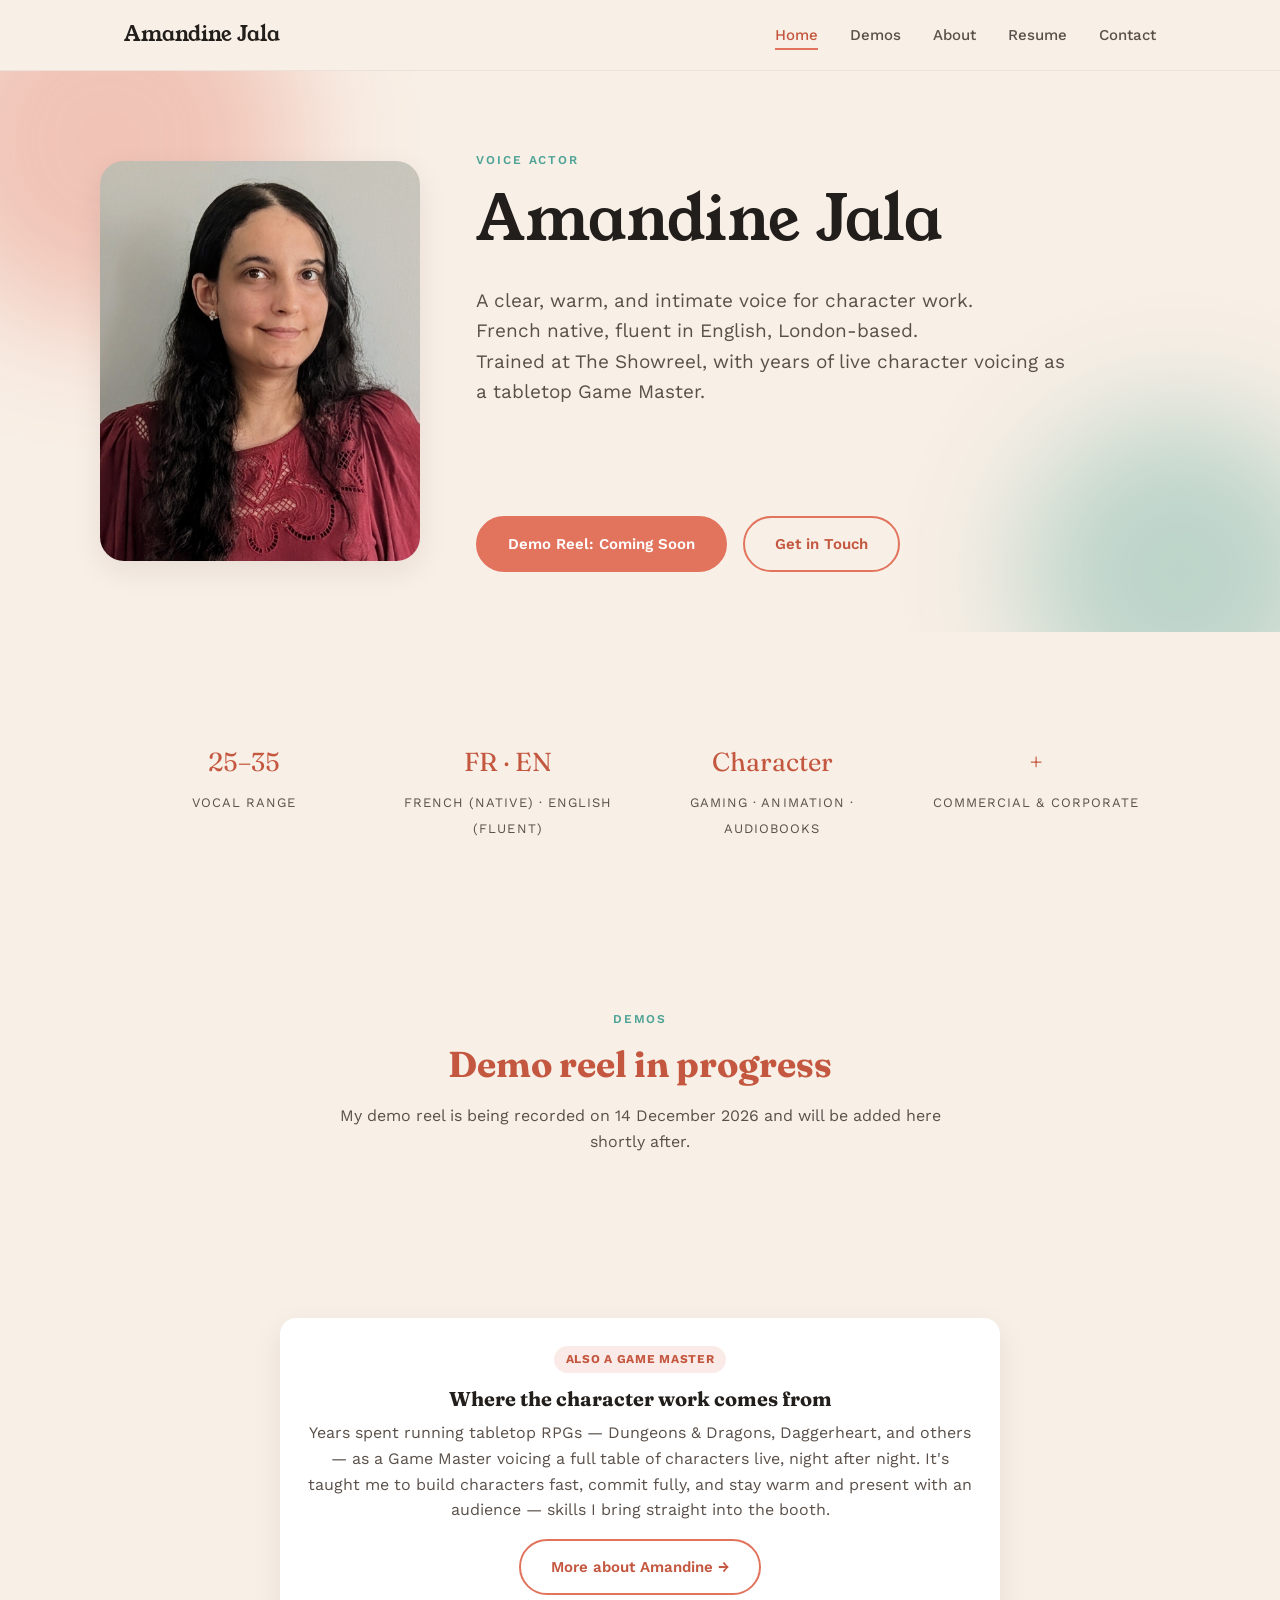
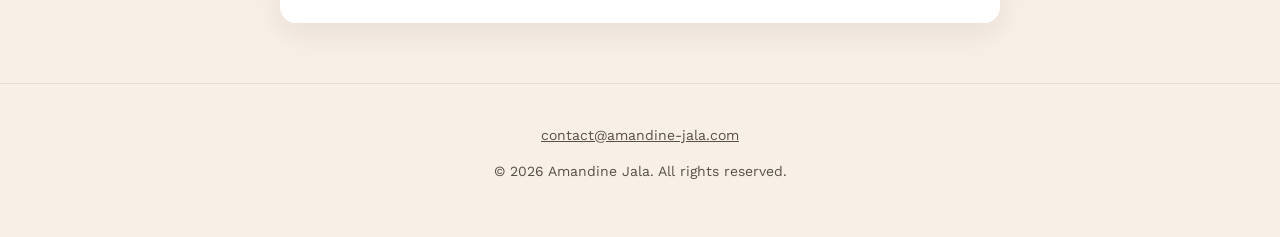
<file: index.html>
<!DOCTYPE html>
<html lang="en">
<head>
<meta charset="UTF-8">
<meta name="viewport" content="width=device-width, initial-scale=1.0">
<title>Amandine Jala — Voice Actor</title>
<meta name="description" content="Amandine Jala is a London-based French voice actor with a clear, warm, intimate, youthful voice, focused on character work and trained at The Showreel.">
<link rel="icon" type="image/svg+xml" href="favicon.svg">
<link rel="stylesheet" href="style.css">
</head>
<body>

<header class="site-header">
  <nav class="nav">
    <a href="index.html" class="nav-logo">Amandine Jala</a>
    <button class="nav-toggle" data-nav-toggle aria-label="Toggle menu">
      <span></span><span></span><span></span>
    </button>
    <ul class="nav-links">
      <li><a href="index.html" aria-current="page">Home</a></li>
      <li><a href="demos.html">Demos</a></li>
      <li><a href="about.html">About</a></li>
      <li><a href="resume.html">Resume</a></li>
      <li><a href="contact.html">Contact</a></li>
    </ul>
  </nav>
</header>

<header class="hero hero-split">
  <div class="hero-inner">
    <img class="headshot" src="headshot.jpg" alt="Amandine Jala">

    <div>
      <span class="eyebrow">Voice Actor</span>
      <h1 class="wordmark">Amandine Jala</h1>
      <p class="tagline">A clear, warm, and intimate voice for character work.<br>French native, fluent in English, London-based.<br>Trained at The Showreel, with years of live character voicing as a tabletop Game Master.</p>

      <div class="waveform" aria-hidden="true">
        <span style="--i:0"></span><span style="--i:1"></span><span style="--i:2"></span>
        <span style="--i:3"></span><span style="--i:4"></span><span style="--i:5"></span>
        <span style="--i:6"></span><span style="--i:7"></span><span style="--i:8"></span>
        <span style="--i:9"></span><span style="--i:10"></span><span style="--i:11"></span>
        <span style="--i:12"></span><span style="--i:13"></span><span style="--i:14"></span>
      </div>

      <div class="btn-row">
        <a href="demos.html" class="btn">Demo Reel: Coming Soon</a>
        <a href="contact.html" class="btn outline">Get in Touch</a>
      </div>
    </div>
  </div>
</header>

<main class="container">

  <section class="reveal">
    <div class="stats">
      <div class="stat">
        <span class="value">25–35</span>
        <span class="label">Vocal Range</span>
      </div>
      <div class="stat">
        <span class="value">FR · EN</span>
        <span class="label">French (Native) · English (Fluent)</span>
      </div>
      <div class="stat">
        <span class="value">Character</span>
        <span class="label">Gaming · Animation · Audiobooks</span>
      </div>
      <div class="stat">
        <span class="value">+</span>
        <span class="label">Commercial &amp; Corporate</span>
      </div>
    </div>
  </section>

  <section class="reveal">
    <div class="section-intro">
      <span class="eyebrow">Demos</span>
      <h2>Demo reel in progress</h2>
      <p>My demo reel is being recorded on 14 December 2026 and will be added here shortly after.</p>
    </div>
    <!--
      Featured demo players are commented out until the demo reel is ready. To restore:
      replace the placeholder audio URLs with your real hosted file URLs (same as
      demos.html), then remove the comment markers around the cards below and the
      "in progress" text above.
    <div class="cards">
      <div class="card">
        <span class="tag">Character</span>
        <h3>Gaming, Animation &amp; Books</h3>
        <p>Bringing characters to life with range and commitment — informed by years of live tabletop performance.</p>
        <div class="player">
          <audio src="https://your-audio-host.example.com/demos/character-gaming-reel.mp3" preload="none"></audio>
          <button class="play-btn" aria-label="Play">▶</button>
          <div class="track"><div class="fill"></div></div>
          <span class="time">0:00</span>
        </div>
        <p style="margin-top: 16px;"><a href="demos.html#character" class="go">More character demos →</a></p>
      </div>
      <div class="card">
        <span class="tag">Commercial</span>
        <h3>Ads &amp; Brand Voice</h3>
        <p>Warm, clear, conversational reads that connect with an audience.</p>
        <div class="player">
          <audio src="https://your-audio-host.example.com/demos/commercial-reel.mp3" preload="none"></audio>
          <button class="play-btn" aria-label="Play">▶</button>
          <div class="track"><div class="fill"></div></div>
          <span class="time">0:00</span>
        </div>
        <p style="margin-top: 16px;"><a href="demos.html#commercial" class="go">More commercial demos →</a></p>
      </div>
      <div class="card">
        <span class="tag">Corporate</span>
        <h3>Training &amp; eLearning</h3>
        <p>Polished, trustworthy narration for corporate and training content.</p>
        <div class="player">
          <audio src="https://your-audio-host.example.com/demos/corporate-reel.mp3" preload="none"></audio>
          <button class="play-btn" aria-label="Play">▶</button>
          <div class="track"><div class="fill"></div></div>
          <span class="time">0:00</span>
        </div>
        <p style="margin-top: 16px;"><a href="demos.html#corporate" class="go">More corporate demos →</a></p>
      </div>
    </div>
    -->
  </section>

  <section class="reveal">
    <div class="card" style="max-width: 720px; margin: 0 auto; text-align: center;">
      <span class="tag" style="align-self: center;">Also a Game Master</span>
      <h3>Where the character work comes from</h3>
      <p>Years spent running tabletop RPGs — Dungeons &amp; Dragons, Daggerheart, and others — as a Game Master voicing a full table of characters live, night after night. It's taught me to build characters fast, commit fully, and stay warm and present with an audience — skills I bring straight into the booth.</p>
      <a href="about.html" style="align-self: center;" class="btn outline">More about Amandine →</a>
    </div>
  </section>

</main>

<footer class="site-footer">
  <div class="container">
    <p><a href="mailto:contact@amandine-jala.com">contact@amandine-jala.com</a></p>
    <p>&copy; <span data-year></span> Amandine Jala. All rights reserved.</p>
  </div>
</footer>

<script src="script.js"></script>
</body>
</html>
</file>
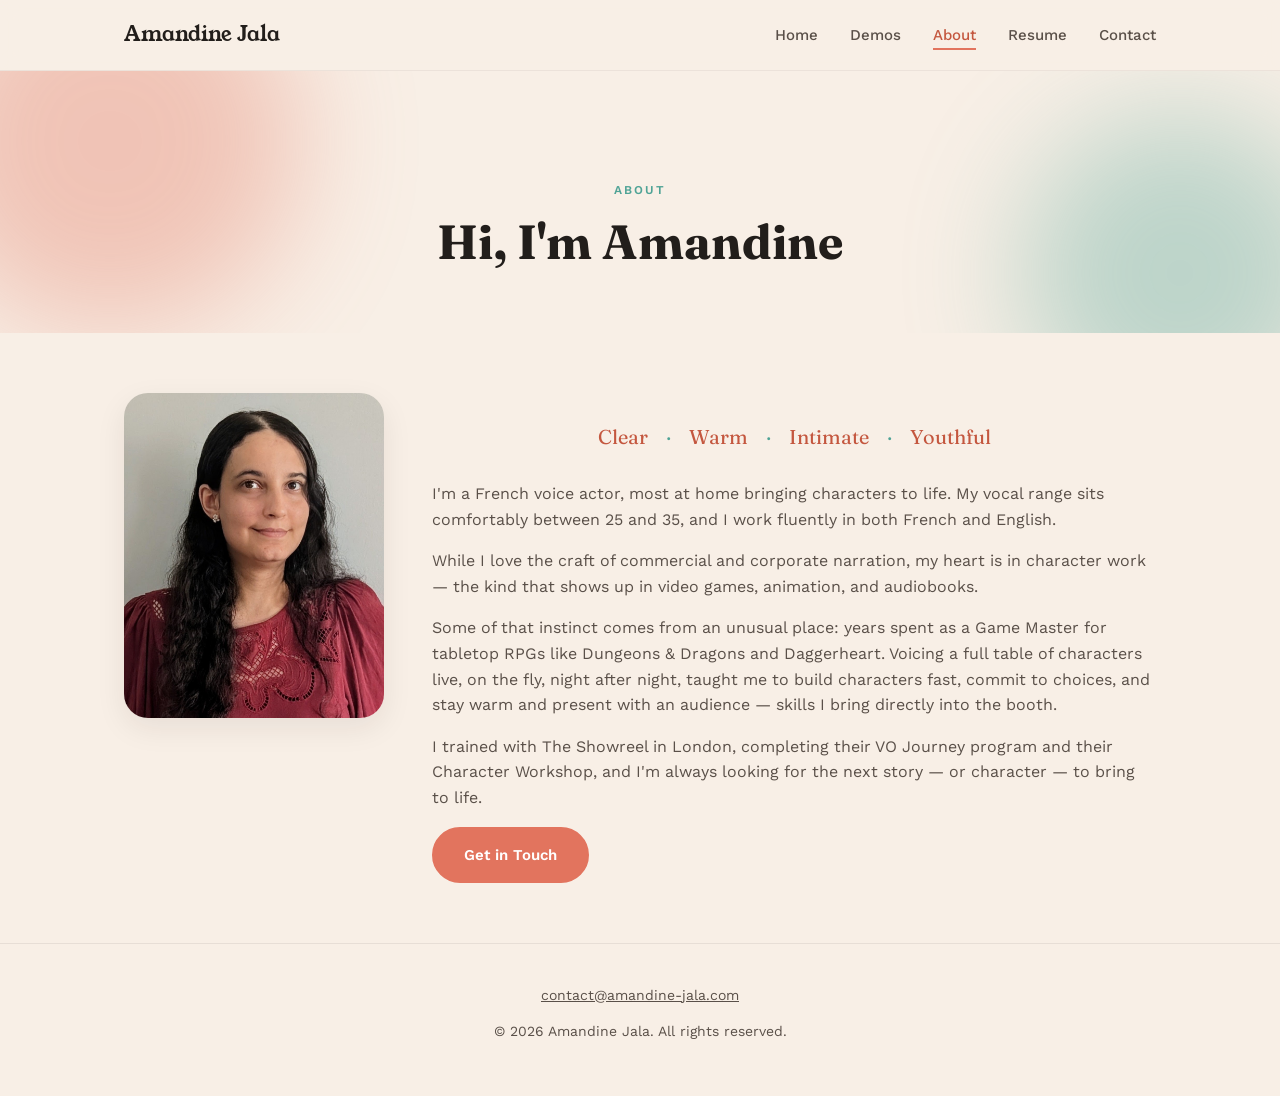
<file: about.html>
<!DOCTYPE html>
<html lang="en">
<head>
<meta charset="UTF-8">
<meta name="viewport" content="width=device-width, initial-scale=1.0">
<title>About — Amandine Jala</title>
<meta name="description" content="Amandine Jala is a London-based French voice actor with a clear, warm, intimate, youthful voice, focused on character work.">
<link rel="icon" type="image/svg+xml" href="favicon.svg">
<link rel="stylesheet" href="style.css">
</head>
<body>

<header class="site-header">
  <nav class="nav">
    <a href="index.html" class="nav-logo">Amandine Jala</a>
    <button class="nav-toggle" data-nav-toggle aria-label="Toggle menu">
      <span></span><span></span><span></span>
    </button>
    <ul class="nav-links">
      <li><a href="index.html">Home</a></li>
      <li><a href="demos.html">Demos</a></li>
      <li><a href="about.html" aria-current="page">About</a></li>
      <li><a href="resume.html">Resume</a></li>
      <li><a href="contact.html">Contact</a></li>
    </ul>
  </nav>
</header>

<header class="hero" style="padding-bottom: 40px;">
  <span class="eyebrow">About</span>
  <h1 style="font-size: clamp(32px, 5vw, 48px);">Hi, I'm Amandine</h1>
</header>

<main class="container">
  <section class="reveal">
    <div class="about-grid">
      <img class="headshot" src="headshot.jpg" alt="Amandine Jala">

      <div>
        <div class="word-highlight">
          <span>Clear</span><span>Warm</span><span>Intimate</span><span>Youthful</span>
        </div>
        <p>I'm a French voice actor, most at home bringing characters to life. My vocal range sits comfortably between 25 and 35, and I work fluently in both French and English.</p>
        <p>While I love the craft of commercial and corporate narration, my heart is in character work — the kind that shows up in video games, animation, and audiobooks.</p>
        <p>Some of that instinct comes from an unusual place: years spent as a Game Master for tabletop RPGs like Dungeons &amp; Dragons and Daggerheart. Voicing a full table of characters live, on the fly, night after night, taught me to build characters fast, commit to choices, and stay warm and present with an audience — skills I bring directly into the booth.</p>
        <p>I trained with The Showreel in London, completing their VO Journey program and their Character Workshop, and I'm always looking for the next story — or character — to bring to life.</p>
        <a href="contact.html" class="btn">Get in Touch</a>
      </div>
    </div>
  </section>
</main>

<footer class="site-footer">
  <div class="container">
    <p><a href="mailto:contact@amandine-jala.com">contact@amandine-jala.com</a></p>
    <p>&copy; <span data-year></span> Amandine Jala. All rights reserved.</p>
  </div>
</footer>

<script src="script.js"></script>
</body>
</html>
</file>
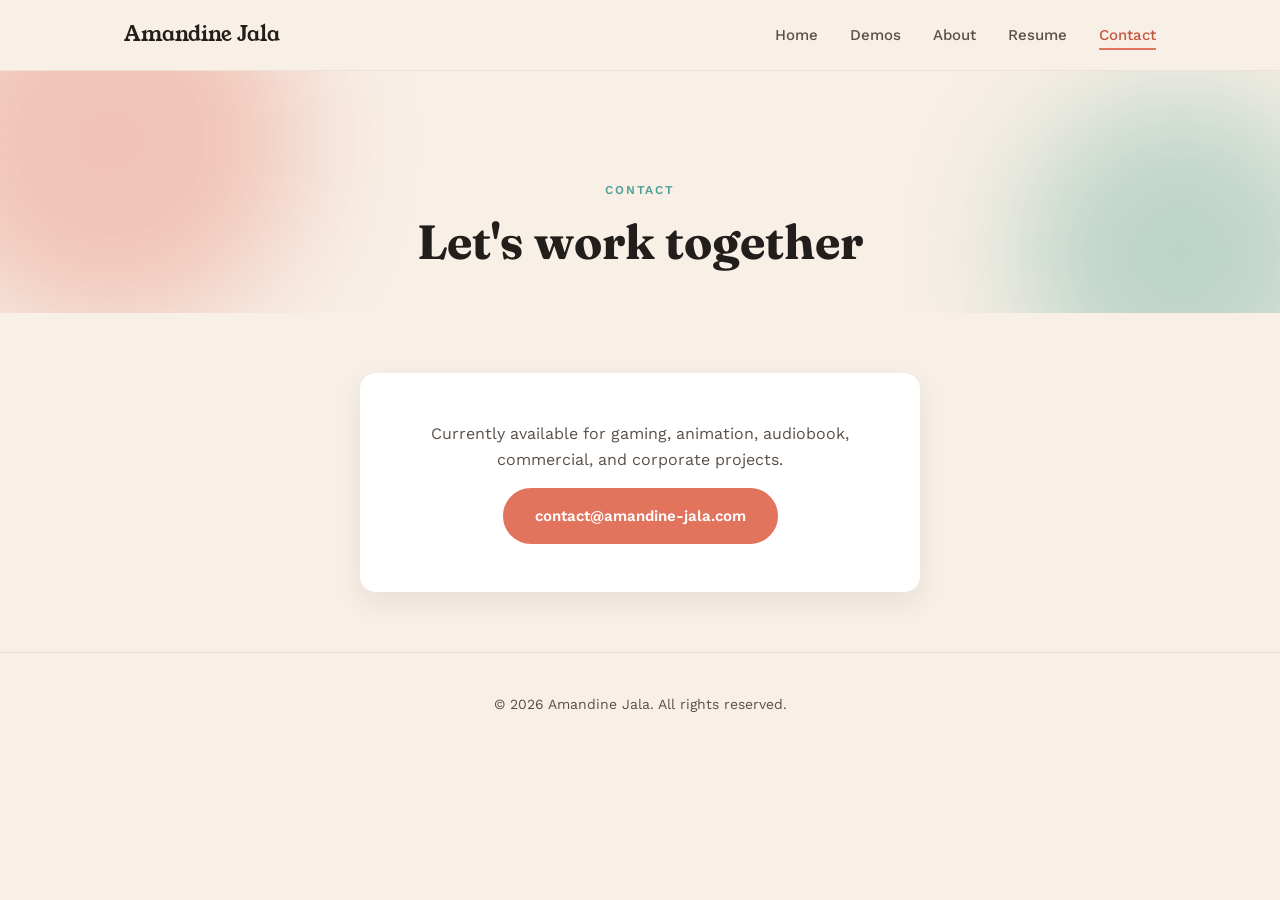
<file: contact.html>
<!DOCTYPE html>
<html lang="en">
<head>
<meta charset="UTF-8">
<meta name="viewport" content="width=device-width, initial-scale=1.0">
<title>Contact — Amandine Jala</title>
<meta name="description" content="Get in touch with Amandine Jala for voice acting work — character voices, commercial, and corporate narration.">
<link rel="icon" type="image/svg+xml" href="favicon.svg">
<link rel="stylesheet" href="style.css">
</head>
<body>

<header class="site-header">
  <nav class="nav">
    <a href="index.html" class="nav-logo">Amandine Jala</a>
    <button class="nav-toggle" data-nav-toggle aria-label="Toggle menu">
      <span></span><span></span><span></span>
    </button>
    <ul class="nav-links">
      <li><a href="index.html">Home</a></li>
      <li><a href="demos.html">Demos</a></li>
      <li><a href="about.html">About</a></li>
      <li><a href="resume.html">Resume</a></li>
      <li><a href="contact.html" aria-current="page">Contact</a></li>
    </ul>
  </nav>
</header>

<header class="hero" style="padding-bottom: 20px;">
  <span class="eyebrow">Contact</span>
  <h1 style="font-size: clamp(32px, 5vw, 48px);">Let's work together</h1>
</header>

<main class="container">
  <section class="reveal">
    <div class="contact-card">
      <p>Currently available for gaming, animation, audiobook, commercial, and corporate projects.</p>
      <a href="mailto:contact@amandine-jala.com" class="btn">contact@amandine-jala.com</a>
    </div>
  </section>
</main>

<footer class="site-footer">
  <div class="container">
    <p>&copy; <span data-year></span> Amandine Jala. All rights reserved.</p>
  </div>
</footer>

<script src="script.js"></script>
</body>
</html>
</file>
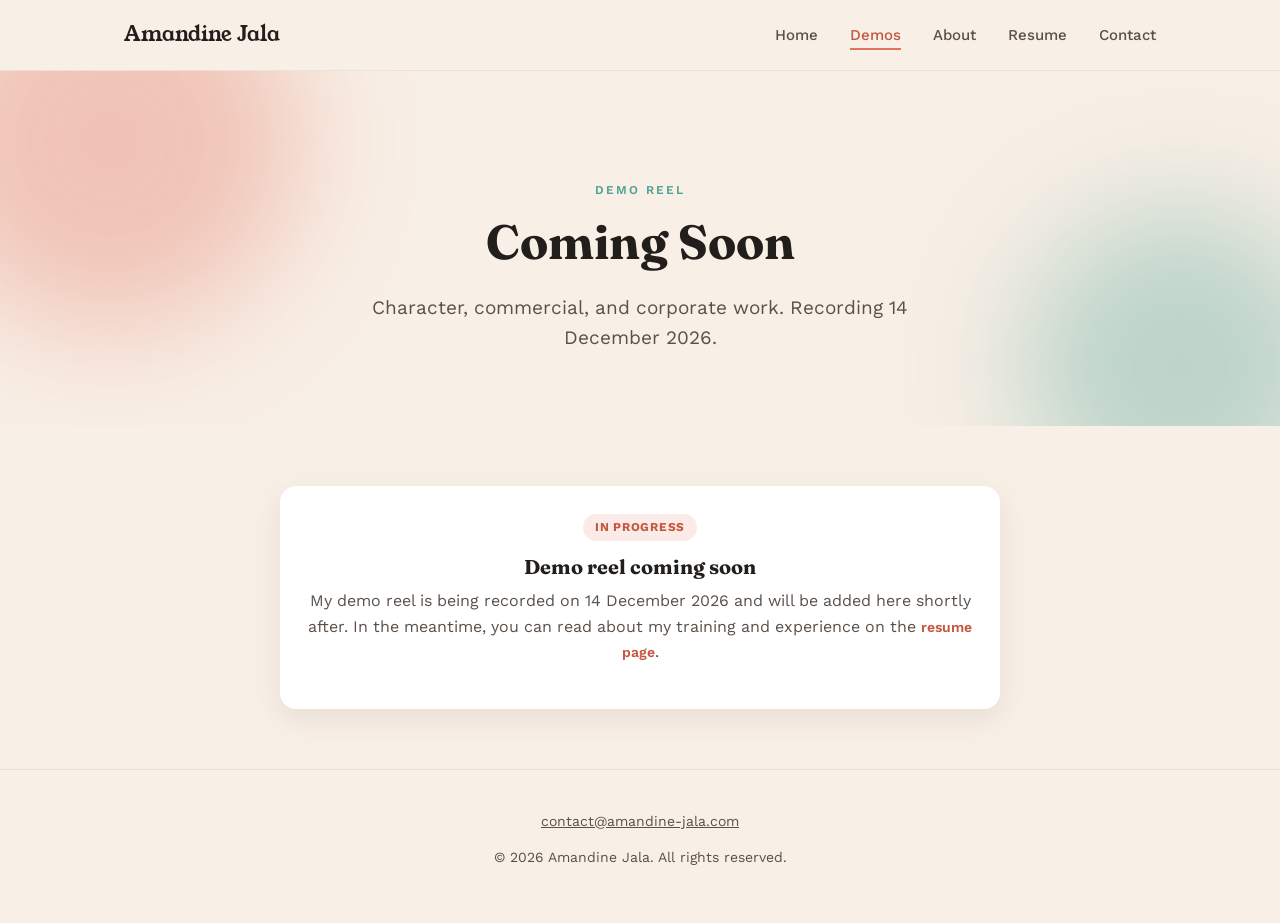
<file: demos.html>
<!DOCTYPE html>
<html lang="en">
<head>
<meta charset="UTF-8">
<meta name="viewport" content="width=device-width, initial-scale=1.0">
<title>Demo Reel — Amandine Jala</title>
<meta name="description" content="Amandine Jala's voice acting demo reel is in progress: character voices for gaming, animation and audiobooks, plus commercial and corporate narration.">
<link rel="icon" type="image/svg+xml" href="favicon.svg">
<link rel="stylesheet" href="style.css">
</head>
<body>

<header class="site-header">
  <nav class="nav">
    <a href="index.html" class="nav-logo">Amandine Jala</a>
    <button class="nav-toggle" data-nav-toggle aria-label="Toggle menu">
      <span></span><span></span><span></span>
    </button>
    <ul class="nav-links">
      <li><a href="index.html">Home</a></li>
      <li><a href="demos.html" aria-current="page">Demos</a></li>
      <li><a href="about.html">About</a></li>
      <li><a href="resume.html">Resume</a></li>
      <li><a href="contact.html">Contact</a></li>
    </ul>
  </nav>
</header>

<header class="hero" style="padding-bottom: 40px;">
  <span class="eyebrow">Demo Reel</span>
  <h1 style="font-size: clamp(32px, 5vw, 48px);">Coming Soon</h1>
  <p class="tagline">Character, commercial, and corporate work. Recording 14 December 2026.</p>
</header>

<main class="container">

  <section class="reveal">
    <div class="card" style="max-width: 720px; margin: 0 auto; text-align: center;">
      <span class="tag" style="align-self: center;">In Progress</span>
      <h3>Demo reel coming soon</h3>
      <p>My demo reel is being recorded on 14 December 2026 and will be added here shortly after. In the meantime, you can read about my training and experience on the <a href="resume.html" class="go">resume page</a>.</p>
    </div>
  </section>

  <!--
    The demo players below are commented out until the demo reel is ready. To restore:
    replace each placeholder <audio src="..."> with the direct URL to your hosted mp3/wav
    file, remove the comment markers around the sections below, and delete the
    "in progress" card above.

  <section id="character" class="reveal">
    <div class="section-intro">
      <span class="eyebrow">Character</span>
      <h2>Gaming, Animation &amp; Books</h2>
      <p>Character work informed by years as a tabletop Game Master — quick to commit, easy to believe.</p>
    </div>
    <div class="cards">
      <div class="card">
        <span class="tag">Gaming</span>
        <h3>Fantasy RPG Character Reel</h3>
        <p>A range of characters for game narrative and dialogue.</p>
        <div class="player">
          <audio src="https://your-audio-host.example.com/demos/character-gaming-reel.mp3" preload="none"></audio>
          <button class="play-btn" aria-label="Play">▶</button>
          <div class="track"><div class="fill"></div></div>
          <span class="time">0:00</span>
        </div>
      </div>
      <div class="card">
        <span class="tag">Animation</span>
        <h3>Animation Character Reel</h3>
        <p>Youthful, expressive character voices for animated series and shorts.</p>
        <div class="player">
          <audio src="https://your-audio-host.example.com/demos/character-animation-reel.mp3" preload="none"></audio>
          <button class="play-btn" aria-label="Play">▶</button>
          <div class="track"><div class="fill"></div></div>
          <span class="time">0:00</span>
        </div>
      </div>
      <div class="card">
        <span class="tag">Audiobooks</span>
        <h3>Audiobook Narration Reel</h3>
        <p>Intimate, warm narration and character voicing for long-form fiction.</p>
        <div class="player">
          <audio src="https://your-audio-host.example.com/demos/character-audiobook-reel.mp3" preload="none"></audio>
          <button class="play-btn" aria-label="Play">▶</button>
          <div class="track"><div class="fill"></div></div>
          <span class="time">0:00</span>
        </div>
      </div>
    </div>
  </section>

  <section id="commercial" class="reveal">
    <div class="section-intro">
      <span class="eyebrow">Commercial</span>
      <h2>Ads &amp; Brand Voice</h2>
      <p>Clear, warm, conversational reads for brand and advertising work.</p>
    </div>
    <div class="cards">
      <div class="card">
        <span class="tag">Commercial</span>
        <h3>Commercial Reel</h3>
        <p>A mix of brand and advertising reads.</p>
        <div class="player">
          <audio src="https://your-audio-host.example.com/demos/commercial-reel.mp3" preload="none"></audio>
          <button class="play-btn" aria-label="Play">▶</button>
          <div class="track"><div class="fill"></div></div>
          <span class="time">0:00</span>
        </div>
      </div>
    </div>
  </section>

  <section id="corporate" class="reveal">
    <div class="section-intro">
      <span class="eyebrow">Corporate</span>
      <h2>Training &amp; eLearning</h2>
      <p>Polished, trustworthy narration for corporate and training content.</p>
    </div>
    <div class="cards">
      <div class="card">
        <span class="tag">Corporate</span>
        <h3>Corporate &amp; eLearning Reel</h3>
        <p>Narration for training modules and corporate communications.</p>
        <div class="player">
          <audio src="https://your-audio-host.example.com/demos/corporate-reel.mp3" preload="none"></audio>
          <button class="play-btn" aria-label="Play">▶</button>
          <div class="track"><div class="fill"></div></div>
          <span class="time">0:00</span>
        </div>
      </div>
    </div>
  </section>
  -->

</main>

<footer class="site-footer">
  <div class="container">
    <p><a href="mailto:contact@amandine-jala.com">contact@amandine-jala.com</a></p>
    <p>&copy; <span data-year></span> Amandine Jala. All rights reserved.</p>
  </div>
</footer>

<script src="script.js"></script>
</body>
</html>
</file>
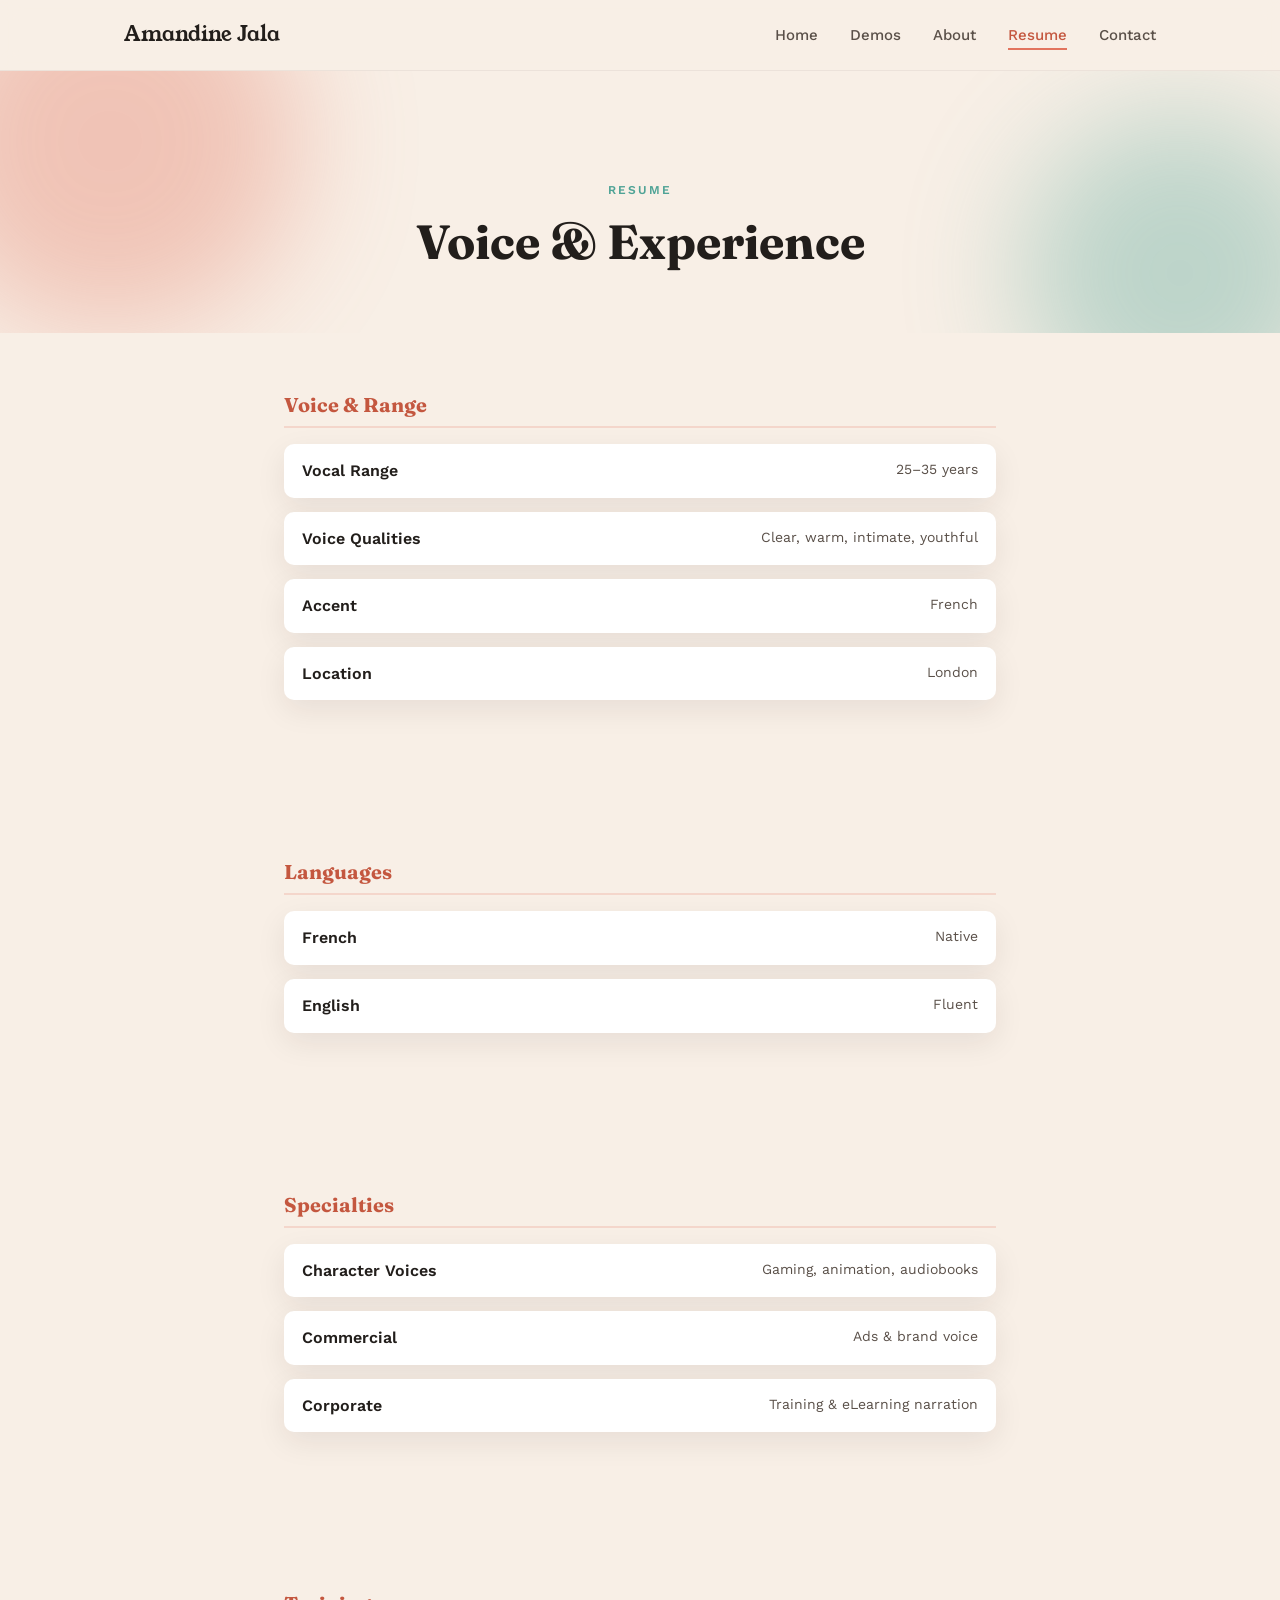
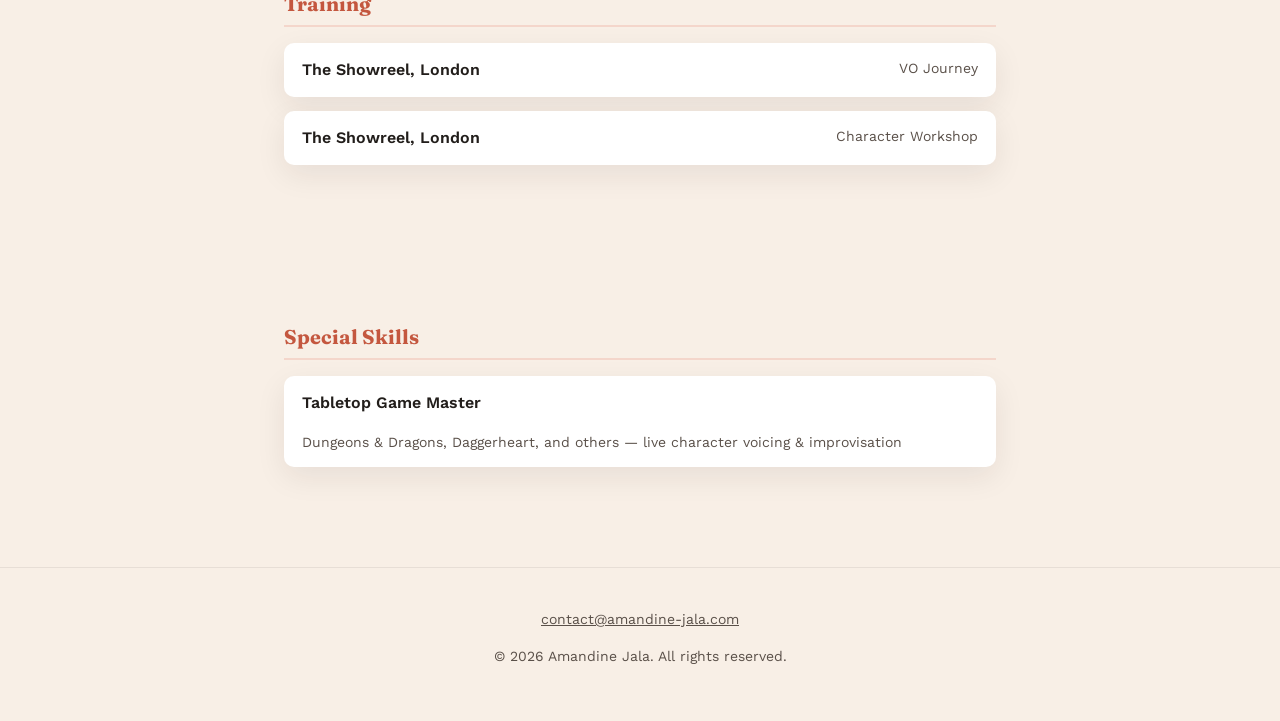
<file: resume.html>
<!DOCTYPE html>
<html lang="en">
<head>
<meta charset="UTF-8">
<meta name="viewport" content="width=device-width, initial-scale=1.0">
<title>Resume — Amandine Jala</title>
<meta name="description" content="Voice acting resume for Amandine Jala: vocal range, languages, specialties, training, and special skills.">
<link rel="icon" type="image/svg+xml" href="favicon.svg">
<link rel="stylesheet" href="style.css">
</head>
<body>

<header class="site-header">
  <nav class="nav">
    <a href="index.html" class="nav-logo">Amandine Jala</a>
    <button class="nav-toggle" data-nav-toggle aria-label="Toggle menu">
      <span></span><span></span><span></span>
    </button>
    <ul class="nav-links">
      <li><a href="index.html">Home</a></li>
      <li><a href="demos.html">Demos</a></li>
      <li><a href="about.html">About</a></li>
      <li><a href="resume.html" aria-current="page">Resume</a></li>
      <li><a href="contact.html">Contact</a></li>
    </ul>
  </nav>
</header>

<header class="hero" style="padding-bottom: 40px;">
  <span class="eyebrow">Resume</span>
  <h1 style="font-size: clamp(32px, 5vw, 48px);">Voice &amp; Experience</h1>
</header>

<main class="container" style="max-width: 760px;">

  <section class="resume-section reveal">
    <h3>Voice &amp; Range</h3>
    <ul class="resume-list">
      <li><span class="name">Vocal Range</span><span class="detail">25–35 years</span></li>
      <li><span class="name">Voice Qualities</span><span class="detail">Clear, warm, intimate, youthful</span></li>
      <li><span class="name">Accent</span><span class="detail">French</span></li>
      <li><span class="name">Location</span><span class="detail">London</span></li>
    </ul>
  </section>

  <section class="resume-section reveal">
    <h3>Languages</h3>
    <ul class="resume-list">
      <li><span class="name">French</span><span class="detail">Native</span></li>
      <li><span class="name">English</span><span class="detail">Fluent</span></li>
    </ul>
  </section>

  <section class="resume-section reveal">
    <h3>Specialties</h3>
    <ul class="resume-list">
      <li><span class="name">Character Voices</span><span class="detail">Gaming, animation, audiobooks</span></li>
      <li><span class="name">Commercial</span><span class="detail">Ads &amp; brand voice</span></li>
      <li><span class="name">Corporate</span><span class="detail">Training &amp; eLearning narration</span></li>
    </ul>
  </section>

  <section class="resume-section reveal">
    <h3>Training</h3>
    <ul class="resume-list">
      <li><span class="name">The Showreel, London</span><span class="detail">VO Journey</span></li>
      <li><span class="name">The Showreel, London</span><span class="detail">Character Workshop</span></li>
    </ul>
  </section>

  <section class="resume-section reveal">
    <h3>Special Skills</h3>
    <ul class="resume-list">
      <li><span class="name">Tabletop Game Master</span><span class="detail">Dungeons &amp; Dragons, Daggerheart, and others — live character voicing &amp; improvisation</span></li>
    </ul>
  </section>

</main>

<footer class="site-footer">
  <div class="container">
    <p><a href="mailto:contact@amandine-jala.com">contact@amandine-jala.com</a></p>
    <p>&copy; <span data-year></span> Amandine Jala. All rights reserved.</p>
  </div>
</footer>

<script src="script.js"></script>
</body>
</html>
</file>
<file: style.css>
@import url('https://fonts.googleapis.com/css2?family=Fraunces:ital,opsz,wght@0,9..144,400;0,9..144,500;0,9..144,600;1,9..144,500&family=Young+Serif&family=Work+Sans:wght@400;500;600;700&display=swap');

:root {
  --bg: #F8EFE6;
  --bg-alt: #F0DFCD;
  --text: #221E1B;
  --text-soft: #5A5049;
  --primary: #E2745E;
  --primary-dark: #C4573F;
  --accent: #4FA396;
  --card-bg: #FFFFFF;
  --radius: 16px;
  --radius-sm: 10px;
  --max-width: 1080px;
  --font-heading: 'Fraunces', serif;
  --font-body: 'Work Sans', sans-serif;
  --shadow: 0 10px 30px rgba(34, 30, 27, 0.08);
}

* { box-sizing: border-box; }

html { scroll-behavior: smooth; }

body {
  margin: 0;
  background: var(--bg);
  color: var(--text);
  font-family: var(--font-body);
  line-height: 1.6;
  -webkit-font-smoothing: antialiased;
}

img { max-width: 100%; display: block; }

a { color: inherit; }

.container {
  max-width: var(--max-width);
  margin: 0 auto;
  padding: 0 24px;
}

h1, h2, h3 {
  font-family: var(--font-heading);
  line-height: 1.15;
  margin: 0 0 0.5em;
}

h1 { font-size: clamp(38px, 6vw, 62px); }
h2 { font-size: clamp(26px, 4vw, 36px); color: var(--primary-dark); }
h3 { font-size: 20px; }

p { margin: 0 0 1em; color: var(--text-soft); }

.eyebrow {
  font-family: var(--font-body);
  text-transform: uppercase;
  letter-spacing: 0.16em;
  font-size: 12px;
  font-weight: 600;
  color: var(--accent);
  margin-bottom: 14px;
  display: block;
}

/* ===== Nav ===== */
.site-header {
  position: sticky;
  top: 0;
  z-index: 100;
  background: rgba(248, 239, 230, 0.85);
  backdrop-filter: blur(10px);
  border-bottom: 1px solid rgba(34, 30, 27, 0.06);
}

.nav {
  display: flex;
  align-items: center;
  justify-content: space-between;
  padding: 18px 24px;
  max-width: var(--max-width);
  margin: 0 auto;
}

.nav-logo,
.wordmark {
  font-family: 'Young Serif', serif;
  font-weight: 400;
}

.nav-logo {
  font-size: 21px;
  text-decoration: none;
  color: var(--text);
}


.nav-toggle {
  display: none;
  flex-direction: column;
  gap: 5px;
  background: none;
  border: none;
  cursor: pointer;
  padding: 6px;
}

.nav-toggle span {
  width: 24px;
  height: 2px;
  background: var(--text);
  border-radius: 2px;
}

.nav-links {
  display: flex;
  gap: 32px;
  list-style: none;
  margin: 0;
  padding: 0;
}

.nav-links a {
  text-decoration: none;
  font-weight: 500;
  font-size: 15px;
  color: var(--text-soft);
  padding-bottom: 4px;
  border-bottom: 2px solid transparent;
  transition: color 0.2s ease, border-color 0.2s ease;
}

.nav-links a:hover,
.nav-links a[aria-current="page"] {
  color: var(--primary-dark);
  border-color: var(--primary);
}

@media (max-width: 720px) {
  .nav-toggle { display: flex; }
  .nav-links {
    position: absolute;
    top: 100%;
    left: 0;
    right: 0;
    flex-direction: column;
    gap: 0;
    background: var(--bg);
    border-bottom: 1px solid rgba(34, 30, 27, 0.08);
    max-height: 0;
    overflow: hidden;
    transition: max-height 0.3s ease;
  }
  .nav-links.open { max-height: 320px; }
  .nav-links li { width: 100%; }
  .nav-links a {
    display: block;
    padding: 14px 24px;
    border-bottom: none;
  }
}

/* ===== Buttons ===== */
.btn {
  display: inline-flex;
  align-items: center;
  gap: 8px;
  font-family: var(--font-body);
  font-weight: 600;
  font-size: 15px;
  padding: 14px 30px;
  border-radius: 999px;
  background: var(--primary);
  color: #fff;
  text-decoration: none;
  border: 2px solid var(--primary);
  cursor: pointer;
  transition: transform 0.2s ease, box-shadow 0.2s ease, background 0.2s ease;
}

.btn:hover {
  background: var(--primary-dark);
  border-color: var(--primary-dark);
  transform: translateY(-2px);
  box-shadow: 0 8px 20px rgba(226, 116, 94, 0.35);
}

.btn.outline {
  background: transparent;
  color: var(--primary-dark);
}

.btn.outline:hover {
  background: var(--primary);
  color: #fff;
}

.btn-row {
  display: flex;
  gap: 16px;
  flex-wrap: wrap;
  justify-content: center;
}

/* ===== Hero ===== */
.hero {
  position: relative;
  text-align: center;
  padding: 110px 24px 70px;
  overflow: hidden;
}

.hero::before,
.hero::after {
  content: "";
  position: absolute;
  border-radius: 50%;
  filter: blur(60px);
  opacity: 0.35;
  z-index: 0;
}

.hero::before {
  width: 380px;
  height: 380px;
  background: var(--primary);
  top: -120px;
  left: -80px;
}

.hero::after {
  width: 320px;
  height: 320px;
  background: var(--accent);
  bottom: -100px;
  right: -60px;
}

.hero > * {
  position: relative;
  z-index: 1;
}

.hero .tagline {
  max-width: 600px;
  margin: 0 auto 32px;
  font-size: 19px;
}

/* ===== Hero with headshot (photo left, text right) ===== */
.hero-split {
  padding: 80px 24px 60px;
}

.hero-inner {
  display: grid;
  grid-template-columns: 320px 1fr;
  gap: 56px;
  align-items: center;
  max-width: var(--max-width);
  margin: 0 auto;
  text-align: left;
}

.hero-split .tagline {
  margin: 0 0 32px;
}

.hero-split .waveform {
  justify-content: flex-start;
  margin: 28px 0;
}

.hero-split .btn-row {
  justify-content: flex-start;
}

@media (max-width: 720px) {
  .hero-split { padding: 56px 24px 50px; }
  .hero-inner {
    grid-template-columns: 1fr;
    gap: 32px;
    text-align: center;
  }
  .hero-split .waveform,
  .hero-split .btn-row { justify-content: center; }
}

/* ===== Waveform decoration ===== */
.waveform {
  display: flex;
  align-items: center;
  justify-content: center;
  gap: 5px;
  height: 48px;
  margin: 36px auto;
}

.waveform span {
  width: 4px;
  border-radius: 3px;
  background: var(--primary);
  animation: wave 1.2s ease-in-out infinite;
  animation-delay: calc(var(--i) * 0.08s);
}

.waveform span:nth-child(3n) { background: var(--accent); }

@keyframes wave {
  0%, 100% { height: 8px; }
  50% { height: 40px; }
}

@media (prefers-reduced-motion: reduce) {
  .waveform span { animation: none; height: 20px; }
}

/* ===== At-a-glance stats ===== */
.stats {
  display: grid;
  grid-template-columns: repeat(auto-fit, minmax(200px, 1fr));
  gap: 24px;
  margin: 50px 0;
}

.stat {
  text-align: center;
}

.stat .value {
  font-family: var(--font-heading);
  font-size: 26px;
  color: var(--primary-dark);
  display: block;
  margin-bottom: 6px;
}

.stat .label {
  font-size: 13px;
  text-transform: uppercase;
  letter-spacing: 0.08em;
  color: var(--text-soft);
}

/* ===== Cards / grid ===== */
.cards {
  display: grid;
  grid-template-columns: repeat(auto-fit, minmax(240px, 1fr));
  gap: 22px;
}

.card {
  background: var(--card-bg);
  border-radius: var(--radius);
  padding: 28px;
  box-shadow: var(--shadow);
  transition: transform 0.25s ease, box-shadow 0.25s ease;
  display: flex;
  flex-direction: column;
}

.card .player {
  margin-top: auto;
}

.card:hover {
  transform: translateY(-4px);
  box-shadow: 0 16px 36px rgba(34, 30, 27, 0.12);
}

.tag {
  display: inline-block;
  align-self: flex-start;
  font-size: 12px;
  font-weight: 700;
  text-transform: uppercase;
  letter-spacing: 0.06em;
  color: var(--primary-dark);
  background: rgba(226, 116, 94, 0.14);
  padding: 4px 12px;
  border-radius: 999px;
  margin-bottom: 14px;
}

.card.link-card {
  text-decoration: none;
  display: block;
}

.card .go {
  color: var(--primary-dark);
  font-weight: 600;
  font-size: 14px;
  text-decoration: none;
}

/* ===== Sections ===== */
section {
  padding: 60px 0;
}

.section-intro {
  text-align: center;
  max-width: 640px;
  margin: 0 auto 44px;
}

.section-intro p { margin: 0; }

/* ===== Reveal on scroll ===== */
.reveal {
  opacity: 0;
  transform: translateY(18px);
  transition: opacity 0.6s ease, transform 0.6s ease;
}

.reveal.visible {
  opacity: 1;
  transform: none;
}

/* ===== Audio player ===== */
.player {
  display: flex;
  align-items: center;
  gap: 12px;
  background: var(--bg);
  border-radius: 999px;
  padding: 8px 16px 8px 8px;
  margin-top: 8px;
}

.player .play-btn {
  width: 38px;
  height: 38px;
  flex-shrink: 0;
  border-radius: 50%;
  background: var(--primary);
  color: #fff;
  border: none;
  cursor: pointer;
  display: flex;
  align-items: center;
  justify-content: center;
  font-size: 13px;
  transition: background 0.2s ease;
}

.player .play-btn:hover { background: var(--primary-dark); }

.player .track {
  flex: 1;
  height: 5px;
  border-radius: 3px;
  background: rgba(226, 116, 94, 0.2);
  position: relative;
  cursor: pointer;
}

.player .track .fill {
  position: absolute;
  left: 0; top: 0;
  height: 100%;
  width: 0%;
  border-radius: 3px;
  background: var(--primary);
}

.player .time {
  font-size: 12px;
  color: var(--text-soft);
  min-width: 38px;
  text-align: right;
  font-variant-numeric: tabular-nums;
}

.player.unavailable .play-btn {
  background: #C9BEB2;
  cursor: default;
}

.player .coming-soon {
  font-size: 13px;
  color: var(--text-soft);
  font-style: italic;
}

/* ===== About page layout ===== */
.about-grid {
  display: grid;
  grid-template-columns: 260px 1fr;
  gap: 48px;
  align-items: start;
}

@media (max-width: 720px) {
  .about-grid { grid-template-columns: 1fr; }
}

/* Portrait headshot frame, used on the home hero and the About page.
   .headshot-placeholder stands in until the real photo is added. */
.headshot,
.headshot-placeholder {
  display: block;
  width: 100%;
  max-width: 320px;
  aspect-ratio: 4 / 5;
  border-radius: 24px;
  margin: 0 auto;
  box-shadow: var(--shadow);
}

.headshot {
  object-fit: cover;
}

.headshot-placeholder {
  background: linear-gradient(135deg, var(--primary), var(--accent));
  display: flex;
  align-items: center;
  justify-content: center;
  color: #fff;
  font-family: var(--font-heading);
  font-size: 56px;
}

.word-highlight {
  display: flex;
  flex-wrap: wrap;
  gap: 10px 18px;
  justify-content: center;
  margin: 28px 0;
  font-family: var(--font-heading);
  font-size: 20px;
  color: var(--primary-dark);
}

.word-highlight span:not(:last-child)::after {
  content: "·";
  margin-left: 18px;
  color: var(--accent);
}

/* ===== Resume page ===== */
.resume-section {
  margin-bottom: 40px;
}

.resume-section h3 {
  color: var(--primary-dark);
  border-bottom: 2px solid rgba(226, 116, 94, 0.2);
  padding-bottom: 10px;
  margin-bottom: 16px;
}

.resume-list {
  list-style: none;
  margin: 0;
  padding: 0;
  display: grid;
  gap: 14px;
}

.resume-list li {
  display: flex;
  justify-content: space-between;
  gap: 16px;
  flex-wrap: wrap;
  background: var(--card-bg);
  border-radius: var(--radius-sm);
  padding: 14px 18px;
  box-shadow: var(--shadow);
}

.resume-list li .name { font-weight: 600; }
.resume-list li .detail { color: var(--text-soft); font-size: 14px; }

/* ===== Contact page ===== */
.contact-card {
  max-width: 560px;
  margin: 0 auto;
  text-align: center;
  background: var(--card-bg);
  border-radius: var(--radius);
  padding: 48px 32px;
  box-shadow: var(--shadow);
}

.social-row {
  display: flex;
  gap: 20px;
  justify-content: center;
  margin-top: 28px;
}

.social-row a {
  width: 44px;
  height: 44px;
  border-radius: 50%;
  background: var(--bg-alt);
  display: flex;
  align-items: center;
  justify-content: center;
  transition: background 0.2s ease, transform 0.2s ease;
}

.social-row a:hover {
  background: var(--primary);
  color: #fff;
  transform: translateY(-3px);
}

/* ===== Footer ===== */
.site-footer {
  border-top: 1px solid rgba(34, 30, 27, 0.08);
  padding: 40px 0;
  text-align: center;
  font-size: 14px;
  color: var(--text-soft);
}

.site-footer .social-row {
  margin: 16px 0;
}

.site-footer .social-row a {
  width: 36px;
  height: 36px;
}
</file>
